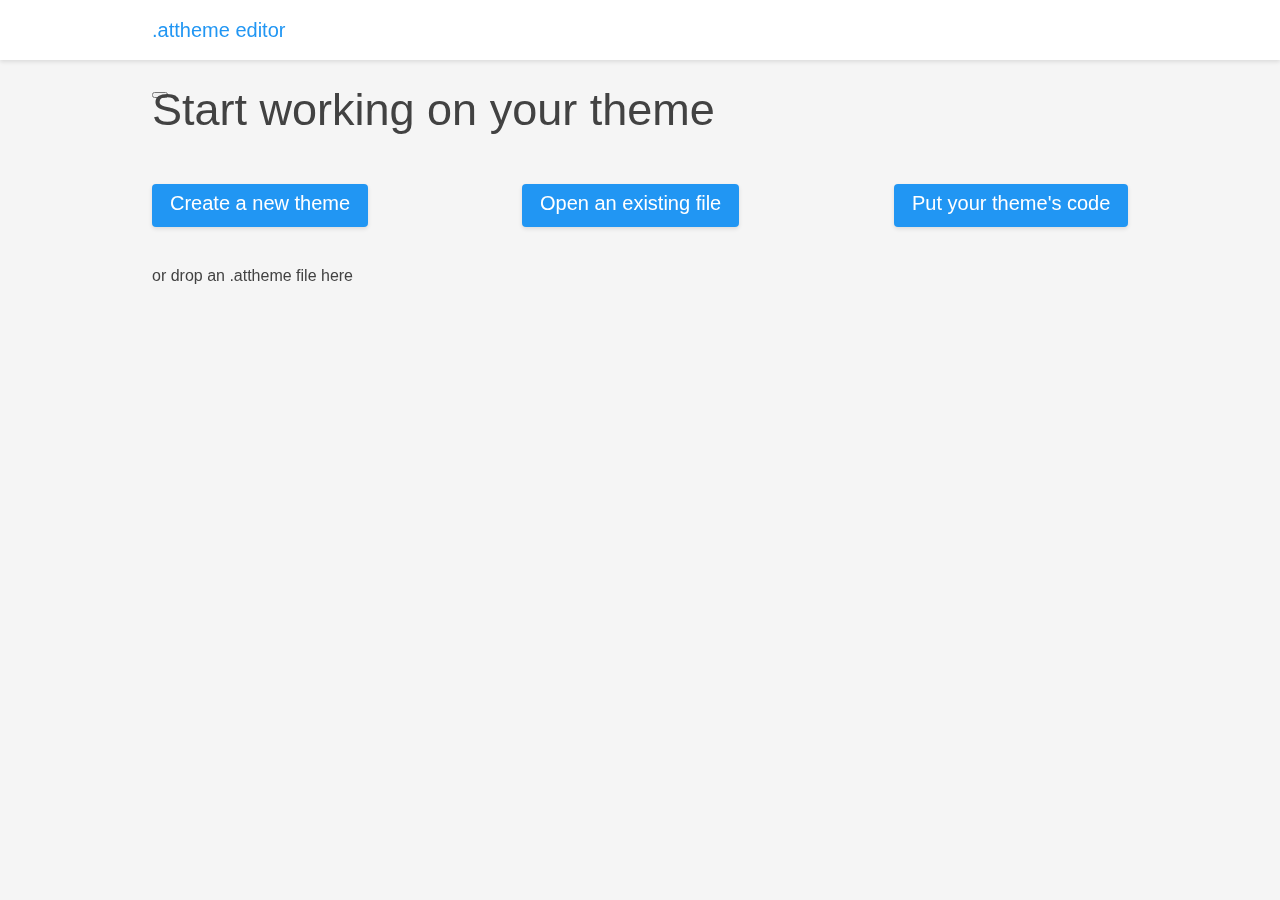
<file: attheme-editor/index.html>
<!DOCTYPE html>
<html lang="en">
  <head>
    <title>.attheme editor</title>
    <meta charset="utf-8">
    <meta name="theme-color" content="#eee">
    <meta name="viewport" content="width=device-width">
    <link href="manifest.json" rel="manifest">
    <link href="img/favicon.png" rel="shortcut icon">
    <base href="/attheme-editor/">
  </head>
  <body>
    <script async>
      if (new Date().getHours() > 21 || new Date().getHours() < 7 || localStorage.dark) {
        document.body.className += "dark";
        document.querySelector("meta[name='theme-color']").content = "#424242";
        sessionStorage.dark = true;
      }
    </script>
    <header>
      <div class="container">
        <h1 class="header-title">.attheme editor</h1>
        <button class="change-theme"></button>
      </div>
    </header>
    <section>
      <noscript>
        Seems you've turned JS off. Could you please turn it on?
      </noscript>
      <script>
        document.querySelector("section").className = "loading";
      </script>
    </section>
    <link href="css/style.css" rel="stylesheet">
    <script src="js/default_values.js" defer></script>
    <script src="js/functions.js" defer></script>
    <script src="js/script.js" defer></script>
  </body>
</html>
</file>
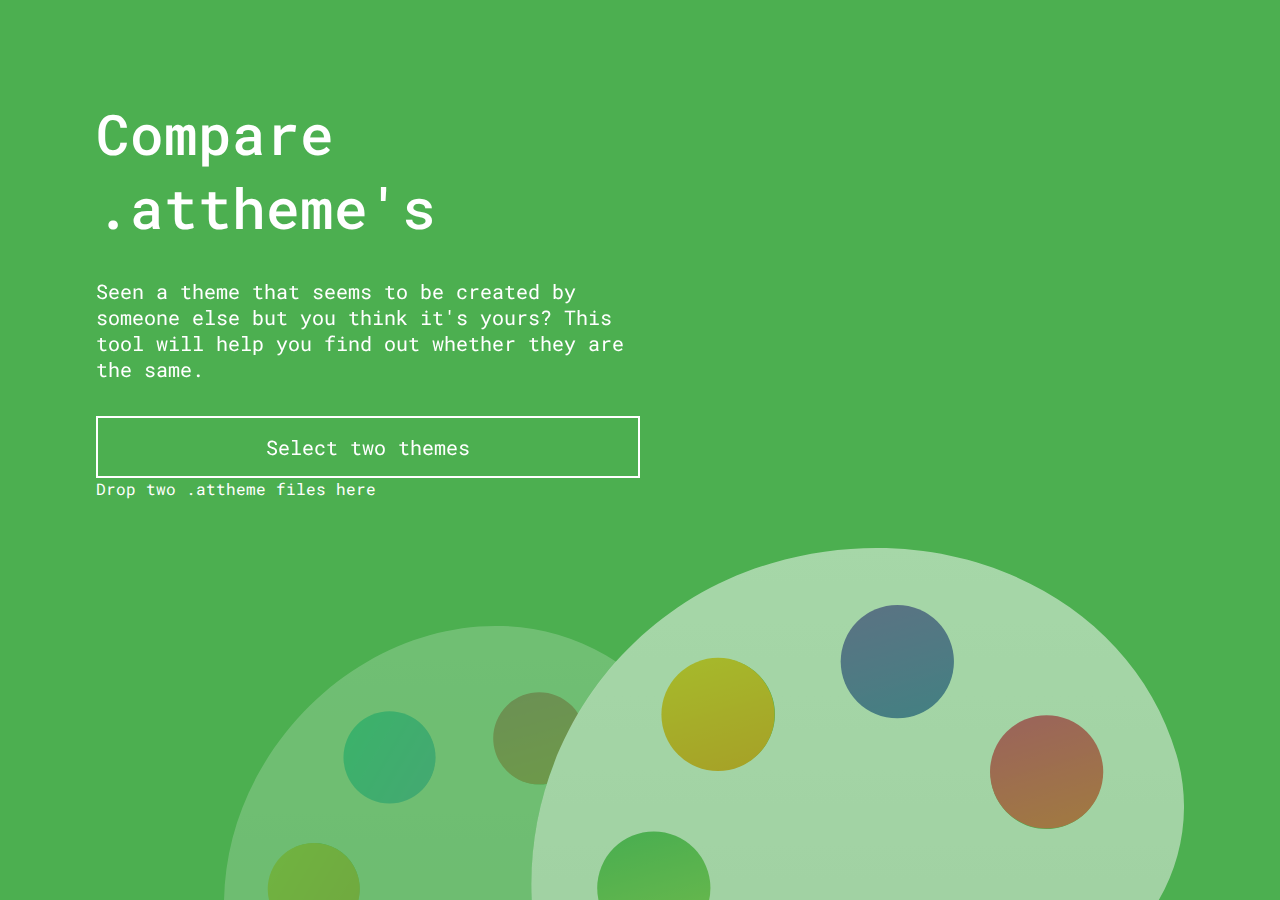
<file: compare-atthemes/index.html>
<!DOCTYPE html>
<html lang="en">
  <html>
    <meta charset="utf-8">
    <title>Compare .attheme's</title>
    <meta name="viewport" content="width = device-width">
    <meta name="theme-color" content="#4CAF50">
    <style>
      * {
        box-sizing: border-box;
      }

      body {
        margin: 0;
        padding: 24px;
        background: #4CAF50;
        color: #fff;
        font-family: "Roboto Mono", monospace;
        font-display: monospace;
        display: flex;
        flex-direction: column;
        will-change: padding;
        transition: padding .3s;
        min-height: 100vh;
      }

      body.loading::before {
        content: "";
        width: 56px;
        height: 56px;
        border: 6px solid #fff;
        border-top-color: #4CAF50;
        border-radius: 28px;
        box-sizing: inherit;
        margin: auto;
        animation:
          loading 1s linear infinite,
          loading-appear .5s .3s cubic-bezier(.4, 0, .2, 1) backwards;
        will-change: opacity, transform;
      }

      body.loading.error::before {
        animation: loading-disappear .5s cubic-bezier(.4, 0, .2, 1) backwards;
      }

      body.loading.success {
        overflow: hidden;
      }

      body.loading.success::before {
        animation: loading-disappear-success .5s cubic-bezier(.4, 0, .2, 1) forwards;
      }

      .loading-error {
        font-size: 34px;
        will-change: font-size;
        transition: font-size .3s;
        line-height: 1.4;
      }

      .loading-error.noscript::before {
        content: "Turn JS on so the app can work";
        animation: loading-error-noscript 1.1s .5s linear backwards;
        will-change: content;
      }

      .loading-error::after {
        content: "";
        width: 2px;
        height: 47.6px;
        background: #fff;
        animation: loading-error-cursor 1s steps(2, start) infinite;
        display: inline-block;
        vertical-align: top;
        will-change: opacity;
      }

      @keyframes loading-appear {
        0% {
          transform: scale(0) rotate(0deg);
          opacity: 0;
        }

        100% {
          transform: scale(1) rotate(270deg);
          opacity: 1;
        }
      }

      @keyframes loading-disappear {
        0% {
          transform: scale(1) rotate(0);
          opacity: 1;
        }

        100% {
          transform: scale(0) rotate(270deg);
          opacity: 0;
        }
      }

      @keyframes loading-disappear-success {
        0% {
          transform: scale(1) rotate(0);
          opacity: 1;
        }

        100% {
          transform: scale(10) rotate(270deg);
          opacity: 0;
        }
      }

      @keyframes loading {
        0% {
          transform: rotate(0deg);
        }

        100% {
          transform: rotate(1turn);
        }
      }

      @keyframes loading-error-cursor {
        0% {
          opacity: 1;
        }

        100% {
          opacity: 0;
        }
      }

      @keyframes loading-error-noscript {
        0% {
          content: "";
        }

        3.3% {
          content: "T";
        }

        6.6% {
          content: "Tu";
        }

        9.9% {
          content: "Tur";
        }

        13.2% {
          content: "Turn";
        }

        16.5% {
          content: "Turn ";
        }

        19.8% {
          content: "Turn J";
        }

        23.1% {
          content: "Turn JS";
        }

        23.1% {
          content: "Turn JS ";
        }

        26.4% {
          content: "Turn JS o";
        }

        29.7% {
          content: "Turn JS on";
        }

        33% {
          content: "Turn JS on ";
        }

        36.3% {
          content: "Turn JS on s";
        }

        39.6% {
          content: "Turn JS on so";
        }

        42.9% {
          content: "Turn JS on so t";
        }

        46.2% {
          content: "Turn JS on so th";
        }

        49.5% {
          content: "Turn JS on so the";
        }

        52.8% {
          content: "Turn JS on so the ";
        }

        56.1% {
          content: "Turn JS on so the a";
        }

        59.4% {
          content: "Turn JS on so the ap";
        }

        62.7% {
          content: "Turn JS on so the app";
        }

        66% {
          content: "Turn JS on so the app ";
        }

        69.3% {
          content: "Turn JS on so the app c";
        }

        72.5% {
          content: "Turn JS on so the app ca";
        }

        75.8% {
          content: "Turn JS on so the app can";
        }

        79.1% {
          content: "Turn JS on so the app can ";
        }

        82.4% {
          content: "Turn JS on so the app can w";
        }

        85.7% {
          content: "Turn JS on so the app can wo";
        }

        89% {
          content: "Turn JS on so the app can wor";
        }

        92.3% {
          content: "Turn JS on so the app can wor";
        }

        100% {
          content: "Turn JS on so the app can work";
        }
      }

      @media (min-width: 768px) {
        body {
          padding: 96px;
        }

        .loading-error {
          font-size: 56px;
        }

        .loading-error::after {
          height: 78.4px;
        }
      }
    </style>
    <base href="/compare-atthemes/">
  </html>
  <body>
    <noscript class="loading-error noscript"></noscript>
    <script>
      "use strict";

      onerror = function(msg, src, l, c) {
        document.write("A problem has been detected and Compare .attheme's has been shut down to prevent damage to your computer.<br><br>");
        document.write("The problem seems to be caused by the following file: " + src);
        document.write("<br><br>");
        document.write(msg);
        document.write("<br><br>");
        document.write("Techical Information:<br><br>");
        document.write("*** STOP: " + l + ":" + c);
      };

      let defaults = document.createElement("script"),
          script = document.createElement("script"),
          styles = document.createElement("link"),
          loadCounter = 0,
          errorWhenLoading = false,
          loadError = function() {
            if (errorWhenLoading) return;
            errorWhenLoading = true;
            document.body.className = "loading error";

            setTimeout(function() {
              document.body.className = "";

              if (!loadCounter) {
                let warning = document.createElement("div"),
                    warningText = "Oops, an error occured while loading resources. Could you please reload the page?",
                    i = 0,
                    timer = setInterval(function() {
                      warning.innerHTML += warningText[i++];
                      if (i == warningText.length) {
                        clearInterval(timer);
                      }
                    }, 37);
                warning.className = "loading-error sources";
                document.body.append(warning);
              }
            }, 500);
          },
          loadSuccess = function() {
            loadCounter++;
            if (loadCounter == 3) {
              document.body.className = "loading success";
              setTimeout(function() {
                document.body.className = "";
                if (!localStorage.openEditorTheme) {
                  setBody("welcome");
                } else {
                  openEditorTheme();
                }
              }, 500);
            }
          };

      defaults.src = "js/default-variables-values.min.js";
      defaults.defer = true;
      defaults.onerror = loadError;
      defaults.onload = loadSuccess;

      script.src = "js/script.js";
      script.defer = true;
      script.onerror = loadError;
      script.onload = loadSuccess;

      styles.href = "css/style.css";
      styles.rel = "stylesheet";
      styles.onerror = loadError;
      styles.onload = loadSuccess;

      document.head.append(defaults, script, styles);
      document.body.className = "loading";
      document.querySelector("noscript").remove();
      document.querySelector("script:nth-child(1)").remove();
    </script>
  </body>
</html>
</file>
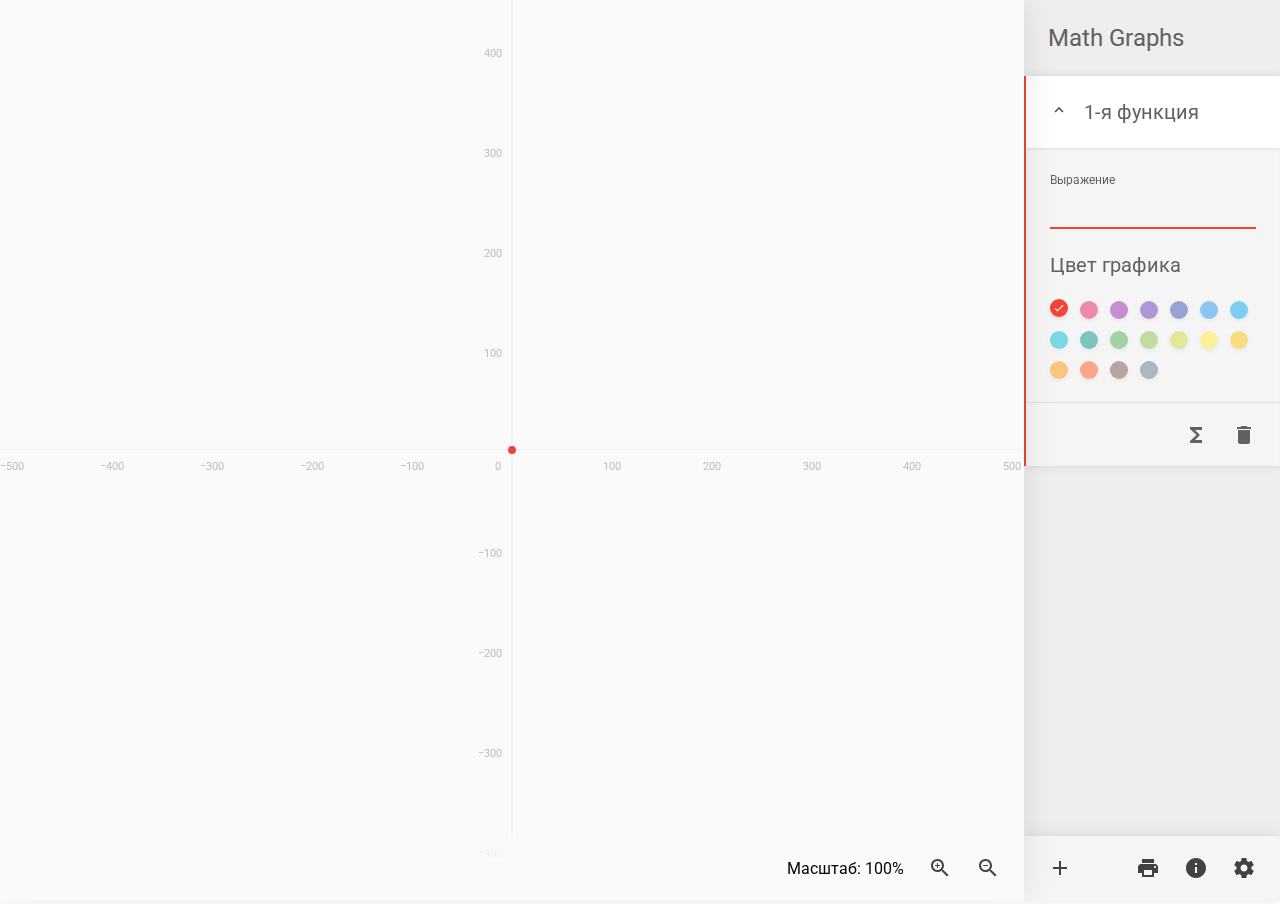
<file: math-graphs/index.html>
<!DOCTYPE html>
<html lang="ru">
	<head>
		<title>Math Graphs</title>
		<meta charset="utf-8">
		<meta name="theme-color" content="#eee">
		<meta name="viewport" content="width = device-width">
		<style>
			body {
				filter: opacity(0);
				overflow: hidden;
			}
		</style>
	</head>
	<body>
		<section class="graphs">
			<svg viewbox="0 0 0 0">
				<path class="background"></path>
				<circle class="red" r="4"></circle>
			</svg>
			<footer>
				<ul>
				</ul>
				<div class="group">
					<span class="coord"></span>
					<span class="coord"></span>
				</div>
				<div class="group">
					<span class="zoom">Масштаб: 100%</span>
					<img src="zoom_in.svg" title="Увеличить">
					<img src="zoom_out.svg" title="Уменьшить">
				</div>
				<ul class="select">
					<li>Перемещать</li>
				</ul>
			</footer>
		</section>
		<section class="functions">
			<h1>Math Graphs</h1>
			<footer>
				<div class="group">
					<img src="add.svg" title="Создать новую функцию">
				</div>
				<div class="group">
					<img src="print.svg" title="Распечатать">
					<img src="glossary.svg" title="Справочник">
					<img src="settings.svg" title="Настройки">
				</div>
			</footer>
		</section>
		<div class="popup-coords">
			<span class="t-coord"></span>
			<span class="t-coord"></span>
		</div>
		<section class="settings">
			<div class="close" title="Закрыть">
				<img src="close.svg">
			</div>
			<div class="panel">
				<h1>Настройки</h1>
				<input type="checkbox" id="shadows" checked>
				<label for="shadows">Тени</label>
				<input type="checkbox" id="animations" checked>
				<label for="animations">Анимации</label>
				<input type="checkbox" id="left_panels">
				<label for="left_panels">Панели слева</label>
				<label for="accuracy">Точность</label>
				<input type="number" min="0" step="0.1" value="10" id="accuracy"> % от масштаба
				<p>
					Чем выше точность, тем правильнее построение графика, но выше время и производительность, необходимые для построения графика.
				</p>
			</div>
		</section>
		<section class="glossary">
			<div class="close" title="Закрыть">
				<img src="close.svg">
			</div>
			<div class="panel">
				<h1>Справочник</h1>
				<h2>Константы</h2>
				<dl>
					<dt>e <i>≈ 2,7182818284</i></dt>
					<dd>Число Эйлера или Непера</dd>

					<dt>ln2 <i>≈ 0,6931471805</i></dt>
					<dd>Натуральный логарифм из 2</dd>

					<dt>ln10 <i>≈ 2,3025850929</i></dt>
					<dd>Натуральный логарифм из 10</dd>

					<dt>log2e <i>≈ 1,4426950408</i></dt>
					<dd>Двоичный логарифм из E</dd>

					<dt>log10e <i>≈ 0,4342944819</i></dt>
					<dd>Десятичный логарифм из E</dd>

					<dt>pi <i>≈ 3,1415926535</i></dt>
					<dd>Число π</dd>

					<dt>sqrt1_2 <i>≈ 0,7071067811</i></dt>
					<dd>Квадратный корень из ½</dd>

					<dt>sqrt2 <i>≈ 1,4142135623</i></dt>
					<dd>Квадратный корень из 2</dd>
				</dl>
				<h2>Функции</h2>
				<dl>
					<dt title="Нажмите, чтобы создать новую функцию с этой функцией">abs(<i>аргумент</i>)</dt>
					<dd>Модуль</dd>

					<dt title="Нажмите, чтобы создать новую функцию с этой функцией">acos(<i>аргумент</i>)</dt>
					<dd>Арккосинус</dd>

					<dt title="Нажмите, чтобы создать новую функцию с этой функцией">acosh(<i>аргумент</i>)</dt>
					<dd>Гиперболический арккосинус</dd>

					<dt title="Нажмите, чтобы создать новую функцию с этой функцией">asin(<i>аргумент</i>)</dt>
					<dd>Арксинус</dd>

					<dt title="Нажмите, чтобы создать новую функцию с этой функцией">asinh(<i>аргумент</i>)</dt>
					<dd>Гиперболический арксинус</dd>

					<dt title="Нажмите, чтобы создать новую функцию с этой функцией">atan(<i>аргумент</i>)</dt>
					<dd>Арктангенс</dd>

					<dt title="Нажмите, чтобы создать новую функцию с этой функцией">atan2(<i>первый аргумент</i>, <i>второй аргумент</i>)</dt>
					<dd>Арктангенс от частных аргументов</dd>

					<dt title="Нажмите, чтобы создать новую функцию с этой функцией">cbrt(<i>аргумент</i>)</dt>
					<dd>Кубический корень</dd>

					<dt title="Нажмите, чтобы создать новую функцию с этой функцией">ceil(<i>аргумент</i>)</dt>
					<dd>Округление вверх</dd>

					<dt title="Нажмите, чтобы создать новую функцию с этой функцией">clz32(<i>аргумент</i>)</dt>
					<dd>Количество ведущих нулей 32-битного целого числа</dd>

					<dt title="Нажмите, чтобы создать новую функцию с этой функцией">cos(<i>аргумент</i>)</dt>
					<dd>Косинус</dd>

					<dt title="Нажмите, чтобы создать новую функцию с этой функцией">cosh(<i>аргумент</i>)</dt>
					<dd>Гиперболический косинус</dd>

					<dt title="Нажмите, чтобы создать новую функцию с этой функцией">exp(<i>аргумент</i>)</dt>
					<dd><i>E<sup>x</sup></i>, где <i>x</i> — передаваемый аргумент, <i>E</i> — число Эйлера</dd>

					<dt title="Нажмите, чтобы создать новую функцию с этой функцией">expm1(<i>аргумент</i>)</dt>
					<dd>exp(<i>аргумент</i>), уменьшенный на единицу</dd>

					<dt title="Нажмите, чтобы создать новую функцию с этой функцией">floor(<i>аргумент</i>)</dt>
					<dd>Округление вниз</dd>

					<dt title="Нажмите, чтобы создать новую функцию с этой функцией">fround(<i>аргумент</i>)</dt>
					<dd>Ближайшее число с плавающей запятой одинарной точности</dd>

					<dt title="Нажмите, чтобы создать новую функцию с этой функцией">hypot(<i>любое число аргументов через запятую</i>)</dt>
					<dd>Квадратный корень из суммы квадратов аргументов</dd>

					<dt title="Нажмите, чтобы создать новую функцию с этой функцией">imul(<i>первый аргумент</i>, <i>второй аргумент</i>)</dt>
					<dd>Умножение 32-битных целых чисел</dd>

					<dt title="Нажмите, чтобы создать новую функцию с этой функцией">log(<i>аргумент</i>)</dt>
					<dd>Натуральный логарифт</dd>

					<dt title="Нажмите, чтобы создать новую функцию с этой функцией">log1p(<i>аргумент</i>)</dt>
					<dd>log(1 + <i>аргумент</i>)</dd>

					<dt title="Нажмите, чтобы создать новую функцию с этой функцией">log10(<i>аргумент</i>)</dt>
					<dd>Десятичный логарифм</dd>

					<dt title="Нажмите, чтобы создать новую функцию с этой функцией">log2(<i>аргумент</i>)</dt>
					<dd>Двоичный логарифм</dd>

					<dt title="Нажмите, чтобы создать новую функцию с этой функцией">max(<i>любое число аргументов через запятую</i>)</dt>
					<dd>Наибольшое из аргументов</dd>

					<dt title="Нажмите, чтобы создать новую функцию с этой функцией">min(<i>любое число аргументов через запятую</i>)</dt>
					<dd>Наименьшее из аргументов</dd>

					<dt title="Нажмите, чтобы создать новую функцию с этой функцией">pow(<i>основание</i>, <i>показатель</i>)</dt>
					<dd>Возведение в степень</dd>

					<dt title="Нажмите, чтобы создать новую функцию с этой функцией">round(<i>аргумент</i>)</dt>
					<dd>Округление числа</dd>

					<dt title="Нажмите, чтобы создать новую функцию с этой функцией">sign(<i>аргумент</i>)</dt>
					<dd>Знак числа</dd>

					<dt title="Нажмите, чтобы создать новую функцию с этой функцией">sin(<i>аргумент</i>)</dt>
					<dd>Синус</dd>

					<dt title="Нажмите, чтобы создать новую функцию с этой функцией">sinh(<i>аргумент</i>)</dt>
					<dd>Гиперболический синус</dd>

					<dt title="Нажмите, чтобы создать новую функцию с этой функцией">sqrt(<i>аргумент</i>)</dt>
					<dd>Квадратный корень</dd>

					<dt title="Нажмите, чтобы создать новую функцию с этой функцией">tan(<i>аргумент</i>)</dt>
					<dd>Тангенс</dd>

					<dt title="Нажмите, чтобы создать новую функцию с этой функцией">tanh(<i>аргумент</i>)</dt>
					<dd>Гиперболический тангенс</dd>

					<dt title="Нажмите, чтобы создать новую функцию с этой функцией">trunc(<i>аргумент</i>)</dt>
					<dd>Целая часть числа</dd>
				</dl>
			</div>
		</section>
		<script>
			if (screen.width < screen.height) {
				document.body.classList.add("portrait");
			} else {
				document.body.classList.remove("portrait");
			}
		</script>
		<script src="script.js?8" async></script>
		<link href="style.css?2" rel="stylesheet">
		<!-- <script src="//cdn.jsdelivr.net/eruda/1.0.5/eruda.min.js"></script>
		<script>eruda.init();</script> -->
	</body>
	<!--
		Сделано SnejUgal
		Made by Snejugal
			vk.com/snejugal
			twitter.com/snejugal
	-->
</html>
</file>
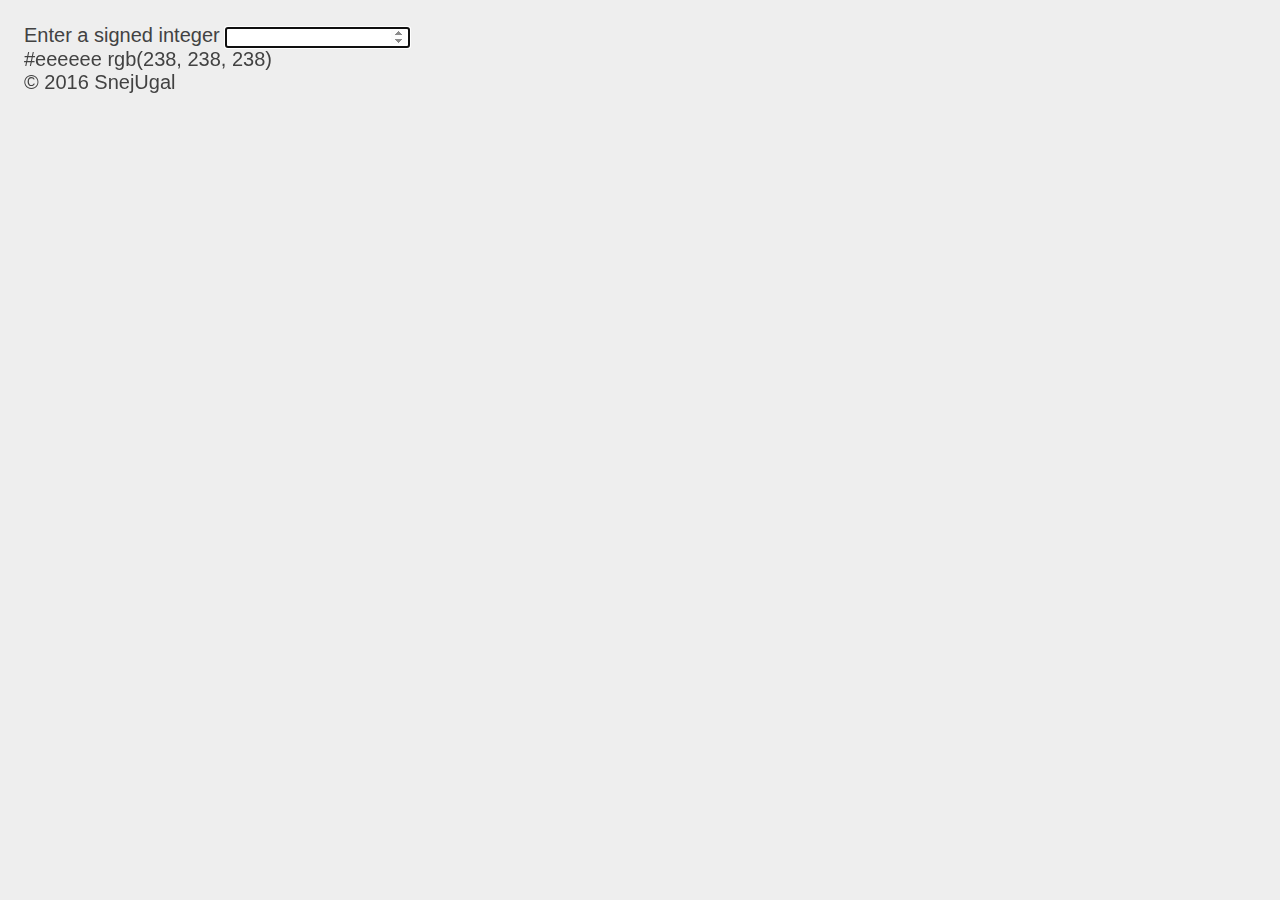
<file: to-hex/index.html>
<!DOCTYPE html>
<html lang="en">
	<head>
		<title>Signed integer to HEX conveter</title>
		<meta charset="utf-8">
		<meta name="viewport" content="width=device-width">
		<meta name="theme-color" content="#eeeeee">
	</head>
	<body>
		<label for="int">Enter a signed integer</label>
		<input id="int" type="number" autofocus>
		<div class="output">
			<span class="hex">#eeeeee</span>
			<span class="rgba">rgb(238, 238, 238)</span>
		</div>
		<footer>
			© 2016 SnejUgal
		</footer>
		<link href="style.css" rel="stylesheet">
		<script src="script.js"></script>
	</body>
</html>
</file>
<file: attheme-editor/css/style.css>
* {
  box-sizing: border-box;
  outline: none;
}

::selection {
  color: inherit;
  background: rgba(0, 0, 0, .1);
}

body {
  background: #f5f5f5;
  color: #424242;
  margin: 0;
  font-size: 16px;
  font-family: -apple-system, BlinkMacSystemFont, "Segoe UI", Roboto, Helvetica, Arial, sans-serif;
  --theme-color: #2196f3;
}

.no-overflow {
  overflow: hidden;
}

.drag {
  width: 100%;
  height: 100vh;
  z-index: -1;
  opacity: 0;
  background: rgba(33, 150, 244, .9);
  color: #fff;
  font-size: 45px;
  display: flex;
  justify-content: center;
  align-items: center;
  will-change: z-index, opacity;
  transition: opacity .3s, z-index 0s .3s;
  position: fixed;
  top: 0;
  left: 0;
}

.drag.active {
  opacity: 1;
  z-index: 4;
  transition: opacity .3s, z-index 0s 0s;
}

header {
  width: 100%;
  color: #2196f3;
  box-shadow: 0 2px 4px rgba(0, 0, 0, .1);
  height: 60px;
  z-index: 3;
  background: #fff;
}

.container {
  max-width: 1024px;
  margin: auto;
  line-height: 60px;
  padding: 0 24px;
  overflow: auto;
}

header h1 {
  font-size: 20px;
  font-weight: 400;
  margin: 0;
}

section {
  min-height: calc(100vh - 60px);
  padding: 24px;
  max-width: 1024px;
  margin: auto;
  z-index: 1;
}

noscript {
  font-size: 45px;
  align-self: center;
  text-align: center;
}

.loading {
  display: flex;
  justify-content: center;
  align-items: center;
}

.loading::before {
  width: 56px;
  height: 56px;
  border: 5px solid #2196f3;
  border-top-color: transparent;
  display: block;
  border-radius: 28px;
  animation-name: loading;
  animation-duration: 1s;
  animation-timing-function: linear;
  animation-iteration-count: infinite;
  content: "";
  box-sizing: border-box;
}

.welcome_buttons {
  display: flex;
  justify-content: space-between;
  flex-wrap: wrap;
}

.welcome_title {
  margin: 0 0 48px;
  font-size: 45px;
  font-weight: 400;
}

.welcome_button,
.workplace_buttons_button {
  font-size: 20px;
  display: block;
  padding: 8px 18px 12px;
  font-family: inherit;
  background-color: #2196f3;
  color: #fff;
  position: relative;
  transition: transform .3s, opacity .3s, box-shadow .3s;
  will-change: transform, opacity, box-shadow;
  border-radius: 4px;
  border: none;
  margin: 0 0 24px;
  box-shadow: 0 2px 4px rgba(0, 0, 0, .1);
}

.welcome_button:hover,
.welcome_button:focus,
.workplace_buttons_button:hover,
.workplace_buttons_button:focus {
  opacity: .8;
  box-shadow: 0 4px 8px rgba(0, 0, 0, .1);
  transform: translateY(-1px);
}

.welcome_button:active,
.workplace_buttons_button:active {
  transform: translateY(2px);
  opacity: .6;
}

.welcome_hint {
  font-size: 34px;
  margin: 24px 0 0;
  color: #bdbdbd;
}

.welcome input {
  display: none;
}

.workplace_theme-name {
  width: 100%;
  border: none;
  border-bottom: 2px solid #bdbdbd;
  background: none;
  font-size: 34px;
  font-family: inherit;
  padding: 0 0 16px;
  caret-color: #424242;
  will-change: border-bottom-color;
  transition: border-bottom-color .3s;
  margin-bottom: 24px;
  color: #424242;
}

.workplace_theme-name:focus {
  border-bottom-color: #2196f3;
}

.workplace_buttons_button {
  font-size: 16px;
  margin-left: 24px;
}

.workplace_buttons_button.red {
  background: #F44336;
}

.workplace_buttons_button.download-button {
  position: fixed;
  bottom: 24px;
  right: 24px;
  width: 56px;
  height: 56px;
  border-radius: 28px;
  margin: 0;
  box-shadow: 0 4px 8px rgba(0, 0, 0, .2);
  background-image: url("../img/download.svg");
  background-repeat: no-repeat;
  background-position: center;
  z-index: 3;
}

.workplace_buttons {
  display: flex;
  flex-wrap: wrap;
  margin-bottom: 24px;
  flex-direction: row-reverse;
}

.workplace_warning {
  padding: 12px;
  color: #fff;
  background: #2196f3;
  border-radius: 2px;
  box-shadow: 0 2px 4px rgba(0, 0, 0, .1);
  margin-bottom: 24px;
}

.workplace_warning_link {
  border-bottom: 1px solid #fff;
  cursor: pointer;
  will-change: opacity;
  transition: opacity .3s;
}

.workplace_warning_link:hover,
.workplace_warning_link:focus {
  opacity: .8;
}

.workplace_warning_link:active {
  opacity: .6;
}

.workplace_warning_close {
  width: 18px;
  height: 18px;
  fill: #fff;
  opacity: .9;
  float: right;
  will-change: opacity;
  transition: .3s;
}

.workplace_warning_close:hover,
.workplace_warning_close:focus {
  opacity: .7;
}

.workplace_warning_close:active {
  opacity: .5;
}

.workplace_warning::after {
  content: "";
  display: block;
  clear: both;
}

.workplace_add-variable-container {
  z-index: 2;
  margin: 0 -24px 12px;
}

.workplace_add-variable-container.fixed {
  position: fixed;
  top: 0px;
  width: 100%;
  max-width: 976px;
}

.workplace_add-variable-container.fixed + .workplace_variables {
  margin-top: 72px;
}

.workplace_add-variable_input {
  width: 100%;
  border: none;
  padding: 16px;
  font-size: 20px;
  font-family: inherit;
  caret-color: #424242;
  color: #424242;
  box-shadow: 0 2px 2px rgba(0, 0, 0, .1);
  z-index: 2;
  will-change: box-shadow;
  transition: box-shadow .3s;
  height: 60px;
}

.workplace_add-variable_input::placeholder {
  color: #bdbdbd;
  will-change: opacity;
  transition: opacity .3s;
}

.workplace_add-variable_input:focus {
  box-shadow: 0 4px 4px rgba(0, 0, 0, .2);
}

.workplace_add-variable_input:focus::placeholder {
  opacity: .5;
}

.workplace_add-variable_suggestions {
  list-style: none;
  margin: 0;
  background: #f5f5f5;
  z-index: 1;
  display: none;
  position: absolute;
  width: 100%;
  box-shadow: 0 4px 4px rgba(0, 0, 0, .2);
  max-height: 256px;
  overflow: auto;
  padding: 0;
  -webkit-overflow-scrolling: touch;
}

.workplace_add-variable_input:focus + .workplace_add-variable_suggestions,
.workplace_add-variable_suggestions:hover {
  display: block;
}

.workplace_add-variable_suggestion {
  padding: 16px;
  margin: 0;
  font-size: 20px;
  cursor: pointer;
  display: flex;
  align-items: center;
  word-break: break-all;
  --color: #f5f5f5;
  position: relative;
}

.workplace_add-variable_suggestion::before {
  display: block;
  width: 20px;
  height: 20px;
  border-radius: 10px;
  background: var(--color);
  content: "";
  flex-shrink: 0;
  margin-right: 16px;
  margin-top: 4px;
}

.workplace_add-variable_suggestion.before-shadow::before {
  box-shadow: 0 2px 4px rgba(0, 0, 0, .15);
}

.workplace_add-variable_suggestion::after {
  width: 100%;
  height: 100%;
  background: #000;
  opacity: 0;
  content: "";
  will-change: opacity;
  transition: opacity .3s;
  position: absolute;
  top: 0;
  left: 0;
}

.workplace_add-variable_suggestion:hover::after {
  opacity: .05;
}
.workplace_add-variable_suggestion:active::after {
  opacity: .1;
}

.workplace_variables {
  list-style: none;
  margin: 0 -12px;
  padding: 0;
  display: flex;
  flex-wrap: wrap;
  z-index: -1;
  background-size: 12px 12px;
  justify-content: space-between;
}

.workplace_variables_variable-container {
  width: 100%;
  flex-shrink: 0;
  cursor: pointer;
  background-size: 12px;
  border-radius: 2px;
  margin-bottom: 12px;
}

.workplace_variables_variable-container.transparency {
  background-image: url("../img/transparency.svg");
}

.workplace_variables_variable {
  width: 100%;
  padding: 24px;
  color: #fff;
  will-change: opacity, box-shadow, transform .3s;
  transition: opacity .3s, box-shadow .3s, transform .3s;
  border-radius: 2px;
  box-shadow: 0 2px 2px rgba(0, 0, 0, .1);
  height: 100%;
}

.workplace_variables_variable:hover {
  box-shadow: 0 4px 4px rgba(0, 0, 0, .1);
  transform: translateY(-1px);
}

.workplace_variables_variable:active {
  opacity: .8;
  box-shadow: 0 1px 1px rgba(0, 0, 0, .1);
  transform: translateY(1px);
}

.workplace_variables_variable.dark-text {
  color: rgba(0, 0, 0, .9);
}

.workplace_variables_variable_name {
  font-weight: 400;
  font-size: 24px;
  margin: 0;
  z-index: 2;
  word-break: break-all;
}

.workplace_variables_variable_color {
  font-family: "Roboto Mono", "Lucida Console", monospace;
  font-size: 14px;
}

.workplace_variables_variable_color,
.workplace_variables_variable_warning {
  margin: 24px 0 0;
}

.workplace_variables-amount {
  margin: 24px 0 0;
  font-size: 24px;
  opacity: .5;
  width: calc(100% - 80px);
}

.window-container {
  position: fixed;
  z-index: 3;
  top: 0;
  left: 0;
  width: 100vw;
  height: 100vh;
  background: rgba(0, 0, 0, .6);
  animation-name: container-appear;
  animation-duration: .3s;
  animation-fill-mode: both;
  animation-iteration-count: 1;
  animation-timing-function: cubic-bezier(.4, 0, .2, 1);
  display: flex;
  align-items: center;
  justify-content: center;
  padding: 24px;
}

.window-container.disappear {
  animation-name: container-disappear;
}

.window {
  background: #fff;
  border-radius: 2px;
  padding: 24px 24px 12px;
  box-shadow: 0 6px 12px rgba(0, 0, 0, .1);
  animation-name: window-appear;
  animation-duration: .3s;
  animation-fill-mode: both;
  animation-iteration-count: 1;
  animation-timing-function: cubic-bezier(.4, 0, .2, 1);
  max-width: 512px;
  width: 100%;
  max-height: calc(100vh - 48px);
  overflow: auto;
  -webkit-overflow-scrolling: touch;
}

.window-container.disappear .window {
  animation-name: window-disappear;
}

.window_title {
  margin: 0 0 24px;
  font-weight: 400;
  font-size: 24px;
}

.window_buttons {
  display: flex;
  margin-top: 12px;
  flex-direction: row-reverse;
}

.window_buttons_button {
  margin-left: 24px;
  border: none;
  color: #2196f3;
  padding: 0 8px;
  height: 36px;
  line-height: 36px;
  background: none;
  text-transform: uppercase;
  font-size: 16px;
  min-width: 64px;
  text-align: center;
  position: relative;
  font-family: inherit;
}

.window_buttons_button::after {
  position: absolute;
  top: 0;
  left: 0;
  width: 100%;
  height: 100%;
  background: #000;
  opacity: 0;
  content: "";
  will-change: opacity;
  transition: opacity .3s;
  border-radius: 2px;
}

.window_buttons_button:hover::after,
.window_buttons_button:focus::after {
  opacity: .1;
}

.window_buttons_button:active::after {
  opacity: .2;
}

.window_textarea,
.window_input {
  border: none;
  border-bottom: 2px solid #bdbdbd;
  resize: vertical;
  width: 100%;
  font-size: 15px;
  caret-color: #424242;
  height: 256px;
  margin: 0;
  padding: 0;
  font-family: "Roboto Mono", "Lucida Console", monospace;
  line-height: 1.75;
  will-change: border-bottom-color;
  transition: border-bottom-color .3s;
}

.window_textarea {
  border-radius: 2px;
  padding: 16px;
  background: rgba(0, 0, 0, .06);
  position: relative;
}

.window_textarea::placeholder {
  color: rgba(66, 66, 66, .5);
  will-change: opacity;
  transition: opacity .3s;
}
.window_textarea:focus::placeholder {
  opacity: .5;
}

.window_input {
  height: auto;
  padding-bottom: 8px;
}

.window_input:focus,
.window_textarea:focus {
  border-bottom-color: #2196f3;
}

.window_label {
  font-size: 12px;
  margin: 0 0 8px;
  color: #9e9e9e;
}

.window_fieldset {
  padding: 0;
  border: 0;
  margin: 24px 0 0;
  display: flex;
  justify-content: space-between;
}

.window_fieldset .window_label {
  width: calc((100% - 72px) / 4);
  display: block;
  margin: 0;
}

.window_color-container {
  width: 100%;
  border-radius: 2px;
  height: 64px;
  background: url("../img/transparency.svg");
  background-size: 12px 12px;
  margin: 24px 0;
  box-shadow: 0 2px 4px rgba(0, 0, 0, .1);
}

.window_color::before {
  content: "";
  background: #000;
  opacity: 0;
  will-change: opacity;
  transition: opacity .3s;
  position: absolute;
  top: 0;
  left: 0;
  width: 100%;
  height: 100%;
  display: block;
  cursor: pointer;
}

.window_color:hover::before {
  opacity: .1;
}

.window_color:active::before {
  opacity: .2;
}

.window_color {
  width: 100%;
  height: 100%;
  border-radius: 2px;
  position: relative;
}

.window input[type="color"] {
  display: none;
}

.window_palette:not(:empty) {
  margin-top: 24px;
  overflow: auto;
  max-height: 192px;
  display: flex;
  flex-wrap: wrap;
  position: relative;
  -webkit-overflow-scrolling: touch;
}

.window_palette_color {
  min-width: 96px;
  height: 48px;
  flex-grow: 1;
  margin-right: 6px;
  margin-bottom: 6px;
  border-radius: 2px;
  will-change: opacity;
  transition: opacity .3s;
  cursor: pointer;
  text-align: center;
  color: #fff;
  line-height: 48px;
  box-shadow: 0 2px 2px rgba(0, 0, 0, .1);
  font-family: "Roboto Mono", "Lucida Console", monospace;
  font-size: 14px;
}

.window_palette_color.dark-color {
  color: rgba(0, 0, 0, .9);
}

.window_palette_color:hover {
  opacity: .8;
}

.window_palette_color:hover {
  opacity: .6;
}

@keyframes loading {
  0% {
    transform: rotate(0turn);
  }

  100% {
    transform: rotate(1turn);
  }
}

@keyframes container-appear {
  0% {
    opacity: 0;
  }

  100% {
    opacity: 1;
  }
}

@keyframes window-appear {
  0% {
    transform: scale(.75);
    opacity: 0;
  }

  100% {
    transform: scale(1);
    opacity: 1;
  }
}

@keyframes container-disappear {
  0% {
    opacity: 1;
  }

  100% {
    opacity: 0;
  }
}

@keyframes window-disappear {
  0% {
    transform: scale(1);
    opacity: 1;
  }

  100% {
    transform: scale(.75);
    opacity: 0;
  }
}

@media (min-width: 768px) {
  .workplace_variables {
    margin: 0;
  }

  .workplace_variables_variable-container {
    width: calc(50% - 6px);
  }

  .workplace_add-variable-container {
    margin: 0 0 12px;
  }

  .workplace_add-variable_suggestions {
    border-radius: 0 0 2px 2px;
  }
}
</file>
<file: math-graphs/style.css>
@import url("https://fonts.googleapis.com/css?family=Roboto:400,500&subset=cyrillic,greek");

* {
	box-sizing: border-box;
	-webkit-tap-highlight-color: transparent;
}

::selection {
	color: #fff;
	background: #00BFA5;
}

html {
	margin: 0;
	padding: 0;
}

body {
	margin: 0;
	padding: 0;
	display: flex;
	font-family: "Roboto", "Arial", sans-serif;
	font-size: 16px;
	font-weight: 400;
	filter: opacity(1);
}

body.animations {
	transition: .3s;
}

body.left-panel section.functions {
	order: 0;
}

body.left-panel section.functions footer {
	right: auto;
	left: 0;
	flex-direction: row-reverse;
}

body.left-panel section.functions footer .group {
	flex-direction: row-reverse;
}


body.left-panel section.functions footer img:first-of-type {
	margin-left: 24px;
}

body.left-panel section.functions footer img:last-of-type {
	margin-left: 0;
}

body.left-panel section.functions .function {
	border-left-width: 0;
	border-right-width: 2px;
	border-right-style: solid;
}

body.left-panel section.settings,
body.left-panel section.glossary {
	flex-direction: row-reverse;
}

body.left-panel section.settings .close,
body.left-panel section.glossary .close {
	text-align: left;
}

section.graphs {
	width: calc(100vw - 256px);
	flex-grow: 1;
	height: 100vh;
	background-color: #fafafa;
	z-index: 2;
	position: relative;
	order: 1;
}

body.shadows section.graphs {
	box-shadow: 0 0 32px rgba(0, 0, 0, .1);
}

section.graphs:hover footer {
	filter: opacity(1);
}

section.graphs svg {
	width: 100%;
	height: 100%;
	top: 0;
	left: 0;
	cursor: grab;
	cursor: -moz-grab;
	cursor: -webkit-grab;
}

section.graphs svg:active {
	cursor: grabbing;
	cursor: -moz-grabbing;
	cursor: -webkit-grabbing;
}

section.graphs svg:hover circle {
	opacity: 1;
}

section.graphs svg path {
	stroke-width: 2;
	fill: none;
	cursor: pointer;
}

body.animations section.graphs svg path {
	transition: stroke .3s, stroke-width .1s;
}

section.graphs svg path:hover {
	stroke-width: 3;
}

section.graphs svg path.active:hover {
	stroke-width: 2;
	cursor: grab;
	cursor: -moz-grab;
	cursor: -webkit-grab;
}

section.graphs svg path.active:active {
	stroke-width: 2;
	cursor: grabbing;
	cursor: -moz-grabbing;
	cursor: -webkit-grabbing;
}

section.graphs svg path.background {
	stroke-width: .5;
	stroke: #e0e0e0;
	cursor: grab;
	cursor: -moz-grab;
	cursor: -webkit-grab;
}

section.graphs svg circle {
	r: 4;
	opacity: 0;
}

section.graphs svg circle.hidden {
	opacity: 0 !important;
}

section.graphs svg text {
	fill: #BDBDBD;
	font-size: 11px;
	user-select: none;
	line-height: 1;
	font-family: "Roboto", sans-serif;
}

body.animations section.graphs svg text {
	transition: .3s;
}

section.graphs footer {
	width: 100%;
	min-height: 64px;
	font-weight: 400;
	display: flex;
	align-items: flex-end;
	justify-content: space-between;
	padding: 20px 24px;
	margin: 0;
	position: absolute;
	bottom: 0;
	left: 0;
	background: rgba(250, 250, 250, .85);
	filter: opacity(0);
	user-select: none;
	flex-wrap: wrap;
}

body.animations section.graphs footer {
	transition: .3s;
}

section.graphs ul {
	display: none;
	padding: 0;
	margin: 0;
	margin-top: -12px;
	list-style: none;
	flex-wrap: wrap;
	align-items: flex-end;
	justify-content: flex-start;
}

section.graphs ul li {
	padding: 0;
	margin: 0;
	margin-top: 12px;
	flex-shrink: 0;
	flex-grow: 0;
	margin-right: 36px;
}

section.graphs ul li:last-child {
	margin-bottom: 0;
}

section.graphs ul li::before {
	width: 12px;
	height: 12px;
	border-radius: 6px;
	margin-right: 12px;
	content: "";
	display: inline-block;
}

section.graphs ul li:empty {
	display: none;
}

section.graphs footer .coord {
	margin-right: 24px;
}

section.graphs footer .zoom {
	margin-left: 24px;
}

section.graphs footer .group {
	display: flex;
	align-items: center;
	flex-shrink: 0;
	flex-grow: 0;
}

.popup-coords {
	position: fixed;
	filter: opacity(0);
	border-radius: 2px;
	background-color: #fff;
	display: flex;
	flex-direction: column;
	padding: 20px;
	top: -64px;
	left: 0;
	z-index: 3;
	user-select: none;
}

body.animations .popup-coords {
	transition: filter .3s;
}

body.shadows .popup-coords {
	filter: drop-shadow(0 0 4px rgba(0, 0, 0, .1)) opacity(0);
}

.popup-coords.shown {
	filter: opacity(.95);
}

.popup-coords .t-coord:first-of-type {
	margin-bottom: 12px;
}

body.shadows .popup-coords.shown {
	filter: drop-shadow(0 0 4px rgba(0, 0, 0, .1)) opacity(.95);
}

section.graphs footer input,
section.graphs footer label {
	display: none;
}

section.graphs footer img,
section.functions footer img {
	margin-left: 24px;
	cursor: pointer;
}

body.animations section.graphs footer img,
body.animations section.functions footer img {
	transition: .3s;
}

section.graphs footer img:hover,
section.functions footer img:hover,
section.functions .function .controls img:hover {
	filter: opacity(.7);
}

section.graphs footer img:active,
section.functions footer img:active,
section.functions .function .controls img:active {
	filter: opacity(.4);
}

section.functions .function .controls {
	user-select: none;
}

section.functions,
section.glossary .panel,
section.settings .panel {
	width: 256px;
	flex-grow: 0;
	flex-shrink: 0;
	height: 100vh;
	background-color: #eee;
	color: #616161;
	overflow: auto;
	order: 2;
}

section.functions {
	height: calc(100vh - 64px);
}

section.functions footer {
	display: flex;
	align-items: center;
	justify-content: space-between;
	height: 64px;
	padding: 0 24px;
	background: #f5f5f5;
	position: fixed;
	bottom: 0;
	right: 0;
	width: 256px;
	user-select: none;
	z-index: 1;
}

body.shadows section.functions footer {
	filter: drop-shadow(0 0px 8px rgba(0, 0, 0, .1));
}

section.functions footer img:first-of-type {
	margin-left: 0;
}

section.functions footer .group {
	display: flex;
}

section.functions .function {
	background: #fff;
	border-left: 2px solid;
	filter: opacity(.5);
	will-change: height, filter;
	z-index: 1;
	margin-bottom: 12px;
}

body.animations section.functions .function {
	transition: .3s .05s;
}

body.shadows section.functions .function {
	filter: drop-shadow(0 0 4px rgba(0, 0, 0, .1)) opacity(.5);
}

section.functions .function.opened {
	filter: opacity(1);
}

body.animations section.functions .function.opened {
	transition: .3s;
}

body.shadows section.functions .function.opened {
	filter: drop-shadow(0 0 4px rgba(0, 0, 0, .1)) opacity(1);
}

section.functions .function .more {
	height: 0;
	overflow: hidden;
	filter: opacity(0);
	will-change: height, padding, filter, box-shadow;
	padding: 0 24px;
}

body.animations section.functions .function .more {
	transition: .3s 0s;
}

section.functions .function .more .controls {
	height: 64px;
	display: flex;
	align-items: center;
	justify-content: flex-end;
	border-top: 1px solid #e0e0e0;
	margin: -24px;
	margin-top: 40px;
}

section.functions .function .more .controls img {
	margin-right: 24px;
	cursor: pointer;
}

body.animations section.functions .function .more .controls img {
	transition: .3s;
}

section.functions .function.opened .more {
	height: auto;
	filter: opacity(1);
	background-color: #f5f5f5;
	padding: 24px;
}

body.shadows section.functions .function.opened .more {
	box-shadow: inset 0 2px 2px rgba(0, 0, 0, .05);
}

section.functions h1,
section.glossary h1,
section.settings h1 {
	font-weight: 400;
	margin: 24px;
	font-size: 24px;
	cursor: default;
	user-select: none;
}

section.functions .function h2[contenteditable="true"] {
	text-decoration: underline;
	text-decoration-skip: ink;
	outline: none;
	cursor: text;
}

section.functions .function h2 {
	font-weight: 400;
	margin: 0;
	font-size: 20px;
	cursor: pointer;
	user-select: none;
	padding: 24px;
}

section.functions .function h3,
section.glossary h2,
section.settings label:last-of-type {
	font-weight: 400;
	margin: 24px 0;
	font-size: 20px;
	cursor: default;
	user-select: none;
}

section.functions .function h2::before {
	content: "";
	width: 18px;
	height: 18px;
	background-image: url("expand.svg");
	background-position: center;
	background-size: cover;
	display: inline-block;
	margin-right: 16px;
}

body.animations section.functions .function h2::before {
	transition: .3s;
}

section.functions .function.opened h2::before {
	transform: rotate(180deg);
}

section.functions .function .input {
	display: flex;
	flex-direction: column;
}

section.functions .function label:not(.error) {
	transform: translateY(29px);
	font-size: 16px;
	font-weight: 400;
	order: 1;
	line-height: 16px;
	user-select: none;
	will-change: transform, font-size;
	cursor: text;
}

body.animations section.functions .function label:not(.error) {
	transition: .3s;
}

section.functions .function label.error {
	order: 3;
	margin-top: 8px;
	font-size: 12px;
	color: #FF1744;
	line-height: 1.5;
	overflow: hidden;
	height: 36px;
	filter: opacity(1);
	will-change: height, filter, margin-top;
}

body.animations section.functions .function label.error {
	transition: .3s;
}

section.functions .function label.error.hidden {
	height: 0;
	filter: opacity(0);
	margin-top: 0;
}

section.functions .function input[type="text"],
section.settings input[type="number"] {
	background: none;
	border: none;
	border-bottom: 2px solid #e0e0e0;
	font: 16px "Roboto", "Arial", sans-serif;
	padding: 0 0 8px 0;
	transition: .3s;
	display: block;
	border-radius: 0;
	width: 100%;
	outline: none;
	margin-top: 12px;
	order: 2;
	position: relative;
}

section.functions .function input[type="text"]:focus ~ label:not(.error),
section.functions .function input[type="text"]:valid ~ label:not(.error) {
	font-size: 12px;
	transform: none;
	cursor: default;
}

section.functions .function .colors input[type="radio"] {
	width: 0;
	height: 0;
	visibility: hidden;
	margin: 0;
	display: none;
}

section.functions .function .colors {
	display: flex;
	flex-wrap: wrap;
	margin-top: -29px;
	margin-bottom: 17px;
	margin-right: -12px;
}

section.functions .function .colors label {
	width: 18px;
	height: 18px;
	border-radius: 9px;
	margin-bottom: 12px;
	margin-right: 12px;
	display: inline-block;
	flex-shrink: 0;
	cursor: pointer;
	filter: opacity(.5);
	will-change: transform, filter, background-image;
	background-position: center;
	background-size: 12px;
	background-repeat: no-repeat;
}

body.shadows section.functions .function .colors label {
	filter: drop-shadow(0 2px 2px rgba(0, 0, 0, .1)) opacity(.5);
}

section.settings,
section.glossary {
	position: fixed;
	top: 0;
	left: 0;
	z-index: 3;
	display: none;
	width: 100%;
	will-change: animation;
}

section.settings.opened,
section.glossary.opened {
	display: flex;
}

body.animations section.settings.opened,
body.animations section.glossary.opened {
	animation: appearing .3s both ease;
}

section.settings.closing,
section.glossary.closing {
	display: none;
}

body.animations section.settings.closing,
body.animations section.glossary.closing {
	animation: disappearing .3s both ease;
	display: flex;
}

section.settings .close,
section.glossary .close {
	width: calc(100vw - 256px);
	height: 100vh;
	background: #000;
	opacity: .5;
	padding: 24px;
	text-align: right;
	cursor: pointer;
	user-select: none;
}

section.settings .close img,
section.glossary .close img {
	filter: opacity(.6);
}

body.animations section.settings .close img,
body.animations section.glossary .close img {
	transition: .3s;
}

section.settings .close:hover img,
section.glossary .close:hover img {
	filter: opacity(.8);
}

section.settings .close:active img,
section.glossary .close:active img {
	filter: opacity(1);
}

section.settings .panel,
section.glossary .panel {
	padding: 24px;
	color: #212121;
	background-color: #FAFAFA;
	cursor: default;
}

body.shadows section.settings .panel,
body.shadows section.glossary .panel {
	box-shadow: -2px 0 16px rgba(0, 0, 0, .1);
}

body.animations section.settings .panel,
body.animations section.glossary .panel {
	transition: .3s;
}

section.settings .panel h1,
section.glossary .panel h1 {
	margin: 0 0 36px 0;
}

section.settings .panel label {
	margin: 0 0 6px 0;
	display: block;
}

section.settings .panel input[type="checkbox"] {
	display: none;
}

section.settings .panel label:not(:last-of-type) {
	margin-bottom: 24px;
	vertical-align: middle;
	cursor: pointer;
}

section.settings .panel label:not(:last-of-type)::before,
body.portrait section.graphs footer label::before {
	content: "";
	display: inline-block;
	margin-right: 12px;
	width: 18px;
	height: 18px;
	border-radius: 2px;
	background: none;
	vertical-align: top;
	border: 2px solid #9E9E9E;
	box-sizing: border-box;
	background-size: 16px;
	background-position: center;
	background-repeat: no-repeat;
}

body.animations section.settings .panel label:not(:last-of-type)::before,
body.portrait.animations section.graphs footer label::before {
	transition: .3s;
}

section.settings .panel input[type="checkbox"]:checked + label:not(:last-of-type)::before,
body.portrait section.graphs footer input:checked + label::before {
	background-color: #00BFA5;
	border-color: #00BFA5;
	background-image: url("selected.svg");
}

section.settings .panel input[type="number"] {
	display: inline-block;
	width: 50px;
	caret-color: #00BFA5;
	text-align: left;
}

section.settings .panel input[type="number"]:focus {
	border-bottom-color: #00BFA5;
}

section.settings .panel input[type="number"]::selection {
	background: #00BFA5;
	color: #fff;
}

section.settings .panel p {
	font-size: 12px;
	line-height: 1.5;
	cursor: default;
}

section.glossary dl dt {
	font-weight: 500;
	margin-bottom: 24px;
	line-height: 1.5;
	cursor: default;
}

section.glossary h2:last-of-type ~ dl dt {
	cursor: pointer;
}

section.glossary dl dt i {
	font-weight: 400;
	font-style: normal;
	color: #757575;
}

section.glossary dl dd {
	margin-bottom: 12px;
	line-height: 1.5;
	border-bottom: 2px solid #eee;
	padding-bottom: 24px;
	margin-left: 0;
	padding-left: 24px;
	margin-bottom: 24px;
	cursor: default;
}

section.glossary dl dd:last-of-type {
	margin-bottom: 0;
	border-bottom: none;
	padding-bottom: 0;
}

section.glossary h2:last-of-type {
	margin-top: 48px;
}

section.functions .function .colors input:nth-of-type(1):disabled ~ label:nth-of-type(1),
section.functions .function .colors input:nth-of-type(2):disabled ~ label:nth-of-type(2),
section.functions .function .colors input:nth-of-type(3):disabled ~ label:nth-of-type(3),
section.functions .function .colors input:nth-of-type(4):disabled ~ label:nth-of-type(4),
section.functions .function .colors input:nth-of-type(5):disabled ~ label:nth-of-type(5),
section.functions .function .colors input:nth-of-type(6):disabled ~ label:nth-of-type(6),
section.functions .function .colors input:nth-of-type(7):disabled ~ label:nth-of-type(7),
section.functions .function .colors input:nth-of-type(8):disabled ~ label:nth-of-type(8),
section.functions .function .colors input:nth-of-type(9):disabled ~ label:nth-of-type(9),
section.functions .function .colors input:nth-of-type(10):disabled ~ label:nth-of-type(10),
section.functions .function .colors input:nth-of-type(11):disabled ~ label:nth-of-type(11),
section.functions .function .colors input:nth-of-type(12):disabled ~ label:nth-of-type(12),
section.functions .function .colors input:nth-of-type(13):disabled ~ label:nth-of-type(13),
section.functions .function .colors input:nth-of-type(14):disabled ~ label:nth-of-type(14),
section.functions .function .colors input:nth-of-type(15):disabled ~ label:nth-of-type(15),
section.functions .function .colors input:nth-of-type(16):disabled ~ label:nth-of-type(16),
section.functions .function .colors input:nth-of-type(17):disabled ~ label:nth-of-type(17),
section.functions .function .colors input:nth-of-type(18):disabled ~ label:nth-of-type(18) {
	filter: grayscale(50%) opacity(.1);
	cursor: not-allowed;
}

body.shadows section.functions .function .colors input:nth-of-type(1):disabled ~ label:nth-of-type(1),
body.shadows section.functions .function .colors input:nth-of-type(2):disabled ~ label:nth-of-type(2),
body.shadows section.functions .function .colors input:nth-of-type(3):disabled ~ label:nth-of-type(3),
body.shadows section.functions .function .colors input:nth-of-type(4):disabled ~ label:nth-of-type(4),
body.shadows section.functions .function .colors input:nth-of-type(5):disabled ~ label:nth-of-type(5),
body.shadows section.functions .function .colors input:nth-of-type(6):disabled ~ label:nth-of-type(6),
body.shadows section.functions .function .colors input:nth-of-type(7):disabled ~ label:nth-of-type(7),
body.shadows section.functions .function .colors input:nth-of-type(8):disabled ~ label:nth-of-type(8),
body.shadows section.functions .function .colors input:nth-of-type(9):disabled ~ label:nth-of-type(9),
body.shadows section.functions .function .colors input:nth-of-type(10):disabled ~ label:nth-of-type(10),
body.shadows section.functions .function .colors input:nth-of-type(11):disabled ~ label:nth-of-type(11),
body.shadows section.functions .function .colors input:nth-of-type(12):disabled ~ label:nth-of-type(12),
body.shadows section.functions .function .colors input:nth-of-type(13):disabled ~ label:nth-of-type(13),
body.shadows section.functions .function .colors input:nth-of-type(14):disabled ~ label:nth-of-type(14),
body.shadows section.functions .function .colors input:nth-of-type(15):disabled ~ label:nth-of-type(15),
body.shadows section.functions .function .colors input:nth-of-type(16):disabled ~ label:nth-of-type(16),
body.shadows section.functions .function .colors input:nth-of-type(17):disabled ~ label:nth-of-type(17),
body.shadows section.functions .function .colors input:nth-of-type(18):disabled ~ label:nth-of-type(18) {
	filter: drop-shadow(0 1px 1px rgba(0, 0, 0, .1)) grayscale(50%) opacity(.1);
}

section.functions .function .colors input:nth-of-type(1):checked ~ label:nth-of-type(1),
section.functions .function .colors input:nth-of-type(2):checked ~ label:nth-of-type(2),
section.functions .function .colors input:nth-of-type(3):checked ~ label:nth-of-type(3),
section.functions .function .colors input:nth-of-type(4):checked ~ label:nth-of-type(4),
section.functions .function .colors input:nth-of-type(5):checked ~ label:nth-of-type(5),
section.functions .function .colors input:nth-of-type(6):checked ~ label:nth-of-type(6),
section.functions .function .colors input:nth-of-type(7):checked ~ label:nth-of-type(7),
section.functions .function .colors input:nth-of-type(8):checked ~ label:nth-of-type(8),
section.functions .function .colors input:nth-of-type(9):checked ~ label:nth-of-type(9),
section.functions .function .colors input:nth-of-type(10):checked ~ label:nth-of-type(10),
section.functions .function .colors input:nth-of-type(11):checked ~ label:nth-of-type(11),
section.functions .function .colors input:nth-of-type(12):checked ~ label:nth-of-type(12),
section.functions .function .colors input:nth-of-type(13):checked ~ label:nth-of-type(13),
section.functions .function .colors input:nth-of-type(14):checked ~ label:nth-of-type(14),
section.functions .function .colors input:nth-of-type(15):checked ~ label:nth-of-type(15),
section.functions .function .colors input:nth-of-type(16):checked ~ label:nth-of-type(16),
section.functions .function .colors input:nth-of-type(17):checked ~ label:nth-of-type(17),
section.functions .function .colors input:nth-of-type(18):checked ~ label:nth-of-type(18) {
	background-image: url("selected.svg");
	filter: opacity(1);
	transform: translateY(27px);
}

body.shadows section.functions .function .colors input:nth-of-type(1):checked ~ label:nth-of-type(1),
body.shadows section.functions .function .colors input:nth-of-type(2):checked ~ label:nth-of-type(2),
body.shadows section.functions .function .colors input:nth-of-type(3):checked ~ label:nth-of-type(3),
body.shadows section.functions .function .colors input:nth-of-type(4):checked ~ label:nth-of-type(4),
body.shadows section.functions .function .colors input:nth-of-type(5):checked ~ label:nth-of-type(5),
body.shadows section.functions .function .colors input:nth-of-type(6):checked ~ label:nth-of-type(6),
body.shadows section.functions .function .colors input:nth-of-type(7):checked ~ label:nth-of-type(7),
body.shadows section.functions .function .colors input:nth-of-type(8):checked ~ label:nth-of-type(8),
body.shadows section.functions .function .colors input:nth-of-type(9):checked ~ label:nth-of-type(9),
body.shadows section.functions .function .colors input:nth-of-type(10):checked ~ label:nth-of-type(10),
body.shadows section.functions .function .colors input:nth-of-type(11):checked ~ label:nth-of-type(11),
body.shadows section.functions .function .colors input:nth-of-type(12):checked ~ label:nth-of-type(12),
body.shadows section.functions .function .colors input:nth-of-type(13):checked ~ label:nth-of-type(13),
body.shadows section.functions .function .colors input:nth-of-type(14):checked ~ label:nth-of-type(14),
body.shadows section.functions .function .colors input:nth-of-type(15):checked ~ label:nth-of-type(15),
body.shadows section.functions .function .colors input:nth-of-type(16):checked ~ label:nth-of-type(16),
body.shadows section.functions .function .colors input:nth-of-type(17):checked ~ label:nth-of-type(17),
body.shadows section.functions .function .colors input:nth-of-type(18):checked ~ label:nth-of-type(18) {
	filter: drop-shadow(0 2px 2px rgba(0, 0, 0, .1));
}

section.functions .function .colors label[title="Красный"] {
	background-color: #F44336;
}

section.functions .function .colors label[title="Розовый"] {
	background-color: #E91E63;
}

section.functions .function .colors label[title="Фиолетовый"] {
	background-color: #9C27B0;
}

section.functions .function .colors label[title="Тёмно-фиолетовый"] {
	background-color: #673AB7;
}

section.functions .function .colors label[title="Индиго"] {
	background-color: #3F51B5;
}

section.functions .function .colors label[title="Синий"] {
	background-color: #2196F3;
}

section.functions .function .colors label[title="Голубой"] {
	background-color: #03A9F4;
}

section.functions .function .colors label[title="Бирюзовый"] {
	background-color: #00BCD4;
}

section.functions .function .colors label[title="Зеленовато-голубой"] {
	background-color: #009688;
}

section.functions .function .colors label[title="Зелёный"] {
	background-color: #4CAF50;
}

section.functions .function .colors label[title="Светло-зелёный"] {
	background-color: #8BC34A;
}

section.functions .function .colors label[title="Лаймовый"] {
	background-color: #CDDC39;
}

section.functions .function .colors label[title="Жёлтый"] {
	background-color: #FFEB3B;
}

section.functions .function .colors label[title="Янтарный"] {
	background-color: #FFC107;
}

section.functions .function .colors label[title="Оранжевый"] {
	background-color: #FF9800;
}

section.functions .function .colors label[title="Тёмно-оранжевый"] {
	background-color: #FF5722;
}

section.functions .function .colors label[title="Коричневый"] {
	background-color: #795548;
}

section.functions .function .colors label[title="Серо-синий"] {
	background-color: #607D8B;
}

section.functions .function input::selection {
	color: #fff;
}

section.functions .function.red {
	border-color: #f44336;
}

section.functions .function.red input:focus {
	border-bottom-color: #f44336;
}

section.functions .function.red input {
	caret-color: #f44336;
}

section.functions .function.red input::selection,
section.functions .function.red h2::selection,
section.graphs footer ul li.red::before {
	background: #f44336;
}

section.functions .function.pink {
	border-color: #E91E63;
}

section.functions .function.pink input:focus {
	border-bottom-color: #E91E63;
}

section.functions .function.pink input {
	caret-color: #E91E63;
}

section.functions .function.pink input::selection,
section.functions .function.pink h2::selection,
section.graphs footer ul li.pink::before {
	background: #E91E63;
}

section.functions .function.purple {
	border-color: #9C27B0;
}

section.functions .function.purple input:focus {
	border-bottom-color: #9C27B0;
}

section.functions .function.purple input {
	caret-color: #9C27B0;
}

section.functions .function.purple input::selection,
section.functions .function.purple h2::selection,
section.graphs footer ul li.purple::before {
	background: #9C27B0;
}

section.functions .function.deep_purple {
	border-color: #673AB7
}

section.functions .function.deep_purple input:focus {
	border-bottom-color: #673AB7;
}

section.functions .function.deep_purple input {
	caret-color: #673AB7;
}

section.functions .function.deep_purple input::selection,
section.functions .function.deep_purple h2::selection,
section.graphs footer ul li.deep_purple::before {
	background: #673AB7;
}

section.functions .function.indigo {
	border-color: #3F51B5;
}

section.functions .function.indigo input:focus {
	border-bottom-color: #3F51B5;
}

section.functions .function.indigo input {
	caret-color: #3F51B5;
}

section.functions .function.indigo input::selection,
section.functions .function.indigo h2::selection,
section.graphs footer ul li.indigo::before {
	background: #3F51B5;
}

section.functions .function.blue {
	border-color: #2196F3;
}

section.functions .function.blue input:focus {
	border-bottom-color: #2196F3;
}

section.functions .function.blue input {
	caret-color: #2196F3;
}

section.functions .function.blue input::selection,
section.functions .function.blue h2::selection,
section.graphs footer ul li.blue::before {
	background: #2196F3;
}

section.functions .function.light_blue {
	border-color: #03A9F4;
}

section.functions .function.light_blue input:focus {
	border-bottom-color: #03A9F4;
}

section.functions .function.light_blue input {
	caret-color: #03A9F4;
}

section.functions .function.light_blue input::selection,
section.functions .function.light_blue h2::selection,
section.graphs footer ul li.light_blue::before {
	background: #03A9F4;
}

section.functions .function.cyan {
	border-color: #00BCD4;
}

section.functions .function.cyan input:focus {
	border-bottom-color: #00BCD4;
}

section.functions .function.cyan input {
	caret-color: #00BCD4;
}

section.functions .function.cyan input::selection,
section.functions .function.cyan h2::selection,
section.graphs footer ul li.cyan::before {
	background: #00BCD4;
}

section.functions .function.teal {
	border-color: #009688;
}

section.functions .function.teal input:focus {
	border-bottom-color: #009688;
}

section.functions .function.teal input {
	caret-color: #009688;
}

section.functions .function.teal input::selection,
section.functions .function.teal h2::selection,
section.graphs footer ul li.teal::before {
	background: #009688;
}

section.functions .function.green {
	border-color: #4CAF50;
}

section.functions .function.green input:focus {
	border-bottom-color: #4CAF50;
}

section.functions .function.green input {
	caret-color: #4CAF50;
}

section.functions .function.green input::selection,
section.functions .function.green h2::selection,
section.graphs footer ul li.green::before {
	background: #4CAF50;
}

section.functions .function.light_green {
	border-color: #8BC34A;
}

section.functions .function.light_green input:focus {
	border-bottom-color: #8BC34A;
}

section.functions .function.light_green input {
	caret-color: #8BC34A;
}

section.functions .function.light_green input::selection,
section.functions .function.light_green h2::selection,
section.graphs footer ul li.light_green::before {
	background: #8BC34A;
}

section.functions .function.lime {
	border-color: #CDDC39;
}

section.functions .function.lime input:focus {
	border-bottom-color: #CDDC39;
}

section.functions .function.lime input {
	caret-color: #CDDC39;
}

section.functions .function.lime input::selection,
section.functions .function.lime h2::selection,
section.graphs footer ul li.lime::before {
	background: #CDDC39;
	color: #000;
}

section.functions .function.yellow {
	border-color: #FFEB3B;
}

section.functions .function.yellow input:focus {
	border-bottom-color: #FFEB3B;
}

section.functions .function.yellow input {
	caret-color: #FFEB3B;
}

section.functions .function.yellow input::selection,
section.functions .function.yellow h2::selection,
section.graphs footer ul li.yellow::before {
	background: #FFEB3B;
	color: #000;
}

section.functions .function.amber {
	border-color: #FFC107;
}

section.functions .function.amber input:focus {
	border-bottom-color: #FFC107;
}

section.functions .function.amber input {
	caret-color: #FFC107;
}

section.functions .function.amber input::selection,
section.functions .function.amber h2::selection,
section.graphs footer ul li.amber::before {
	background: #FFC107;
}

section.functions .function.orange {
	border-color: #FF9800;
}

section.functions .function.orange input:focus {
	border-bottom-color: #FF9800;
}

section.functions .function.orange input {
	caret-color: #FF9800;
}

section.functions .function.orange input::selection,
section.functions .function.orange h2::selection,
section.graphs footer ul li.orange::before {
	background: #FF9800;
}

section.functions .function.deep_orange {
	border-color: #FF5722;
}

section.functions .function.deep_orange input:focus {
	border-bottom-color: #FF5722;
}

section.functions .function.deep_orange input {
	caret-color: #FF5722;
}

section.functions .function.deep_orange input::selection,
section.functions .function.deep_orange h2::selection,
section.graphs footer ul li.deep_orange::before {
	background: #FF5722;
}

section.functions .function.brown {
	border-color: #795548;
}

section.functions .function.brown input:focus {
	border-bottom-color: #795548;
}

section.functions .function.brown input {
	caret-color: #795548;
}

section.functions .function.brown input::selection,
section.functions .function.brown h2::selection,
section.graphs footer ul li.brown::before {
	background: #795548;
}

section.functions .function.blue_gray {
	border-color: #607D8B;
}

section.functions .function.blue_gray input:focus {
	border-bottom-color: #607D8B;
}

section.functions .function.blue_gray input {
	caret-color: #607D8B;
}

section.functions .function.blue_gray input::selection,
section.functions .function.blue_gray h2::selection,
section.graphs footer ul li.blue_gray::before {
	background: #607D8B;
}

path.red {
	stroke: #F44336;
}

path.pink {
	stroke: #E91E63;
}

path.purple {
	stroke: #9C27B0;
}

path.deep_purple {
	stroke: #673AB7;
}

path.indigo {
	stroke: #3F51B5;
}

path.blue {
	stroke: #2196F3;
}

path.light_blue {
	stroke: #03A9F4;
}

path.cyan {
	stroke: #00BCD4;
}

path.teal {
	stroke: #009688;
}

path.green {
	stroke: #4CAF50;
}

path.light_green {
	stroke: #8BC34A;
}

path.lime {
	stroke: #CDDC39;
}

path.yellow {
	stroke: #FFEB3B;
}

path.amber {
	stroke: #FFC107;
}

path.orange {
	stroke: #FF9800;
}

path.deep_orange {
	stroke: #FF5722;
}

path.brown {
	stroke: #795548;
}

path.blue_gray {
	stroke: #607D8B;
}

circle.red {
	fill: #F44336;
}

circle.pink {
	fill: #E91E63;
}

circle.purple {
	fill: #9C27B0;
}

circle.deep_purple {
	fill: #673AB7;
}

circle.indigo {
	fill: #3F51B5;
}

circle.blue {
	fill: #2196F3;
}

circle.light_blue {
	fill: #03A9F4;
}

circle.cyan {
	fill: #00BCD4;
}

circle.teal {
	fill: #009688;
}

circle.green {
	fill: #4CAF50;
}

circle.light_green {
	fill: #8BC34A;
}

circle.lime {
	fill: #CDDC39;
}

circle.yellow {
	fill: #FFEB3B;
}

circle.amber {
	fill: #FFC107;
}

circle.orange {
	fill: #FF9800;
}

circle.deep_orange {
	fill: #FF5722;
}

circle.brown {
	fill: #795548;
}

circle.blue_gray {
	fill: #607D8B;
}

@keyframes appearing {
	0% {
		filter: opacity(0);
	}

	100% {
		filter: opacity(1);
	}
}

@keyframes disappearing {
	0% {
		filter: opacity(1);
	}

	100% {
		filter: opacity(0);
	}
}

@media print {
	section.graphs {
		background: none;
	}

	section.graphs footer {
		filter: opacity(1);
		background: rgba(255, 255, 255, .85);
	}

	section.graphs footer ul {
		display: flex;
	}

	section.functions,
	section.graphs footer img,
	section.graphs footer .coord,
	section.graphs svg circle {
		display: none;
	}

	section.graphs svg path {
		stroke-width: 2 !important;
	}
}

body.portrait {
	flex-direction: column-reverse;
}

body.portrait section.graphs {
	width: 100vw;
	height: calc(100vh - 64px);
	z-index: 1;
}

body.portrait section.graphs footer {
	filter: opacity(1);
}

body.portrait section.graphs footer .group {
	display: none;
}

body.portrait section.graphs footer label {
	display: block;
}

body.portrait section.functions {
	height: 64px;
	width: 100vw;
	display: flex;
	flex-direction: row;
	overflow-y: hidden;
	z-index: 2;
}

body.portrait.shadows section.functions {
	box-shadow: 0 0 16px rgba(0, 0, 0, .1);
}

body.portrait section.functions h1 {
	display: none;
}

body.portrait section.functions .outer {
	width: calc(100vw / 4 * 3);
	height: 64px;
	margin-right: 12px;
	flex-shrink: 0;
	flex-grow: 0;
}

body.portrait section.functions .function {
	width: calc(100vw / 4 * 3);
	flex-shrink: 0;
	flex-grow: 0;
	min-height: 64px;
	height: auto;
	border-left: none;
	border-bottom-width: 2px;
	border-bottom-style: solid;
	display: flex;
	flex-direction: column;
	margin-bottom: 0;
}

body.portrait.animations section.functions .function {
	transition: .3s;
}

body.portrait section.functions.scroll-locked {
	overflow: hidden;
}

body.portrait section.functions .function h2 {
	padding: 19px 24px;
}

body.portrait section.functions .function.opened {
	position: fixed;
	top: 0;
	left: 0;
	width: 100vw;
	height: 100vh;
	z-index: 2;
	border-top-width: 2px;
	border-top-style: solid;
	border-bottom: none;
}

body.portrait section.functions .function.opened .more {
	flex-grow: 1;
}

body.portrait section.functions footer {
	position: static;
	flex-shrink: 0;
	flex-grow: 0;
	width: auto;
}

body.portrait section.functions footer img[src="print.svg"] {
	display: none;
}

body.portrait section.settings,
body.portrait section.glossary {
	flex-direction: column;
}

body.portrait section.settings .close,
body.portrait section.glossary .close {
	height: 64px;
	width: 100vw;
	padding: 14px;
}

body.portrait section.settings .panel,
body.portrait section.glossary .panel {
	width: 100vw;
	height: calc(100vh - 64px);
}
</file>
<file: to-hex/style.css>
body {
  margin: 0;
  background-color: #eee;
  padding: 24px;
  font-size: 20px;
  font-family: -apple-system, BlinkMacSystemFont, "Segoe UI", Roboto, Helvetica, Arial, sans-serif;
  color: #424242;
}
</file>
